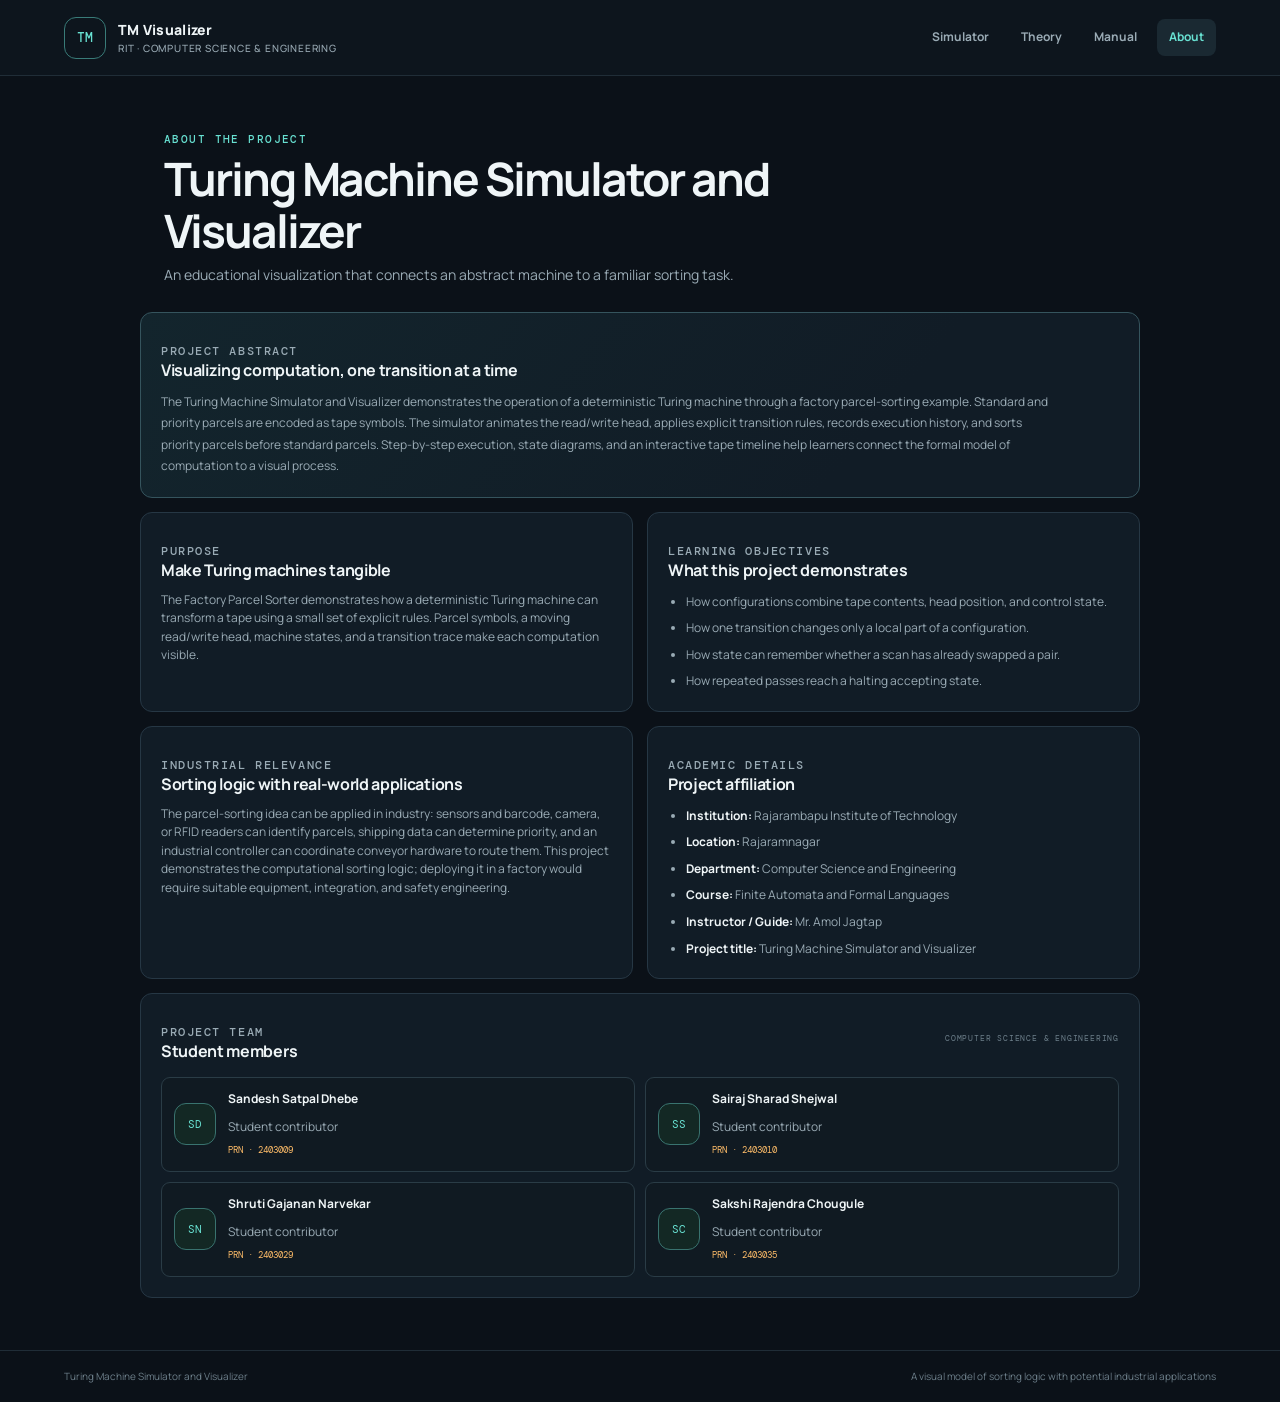
<file: about.html>
<!doctype html>
<html lang="en">
<head>
  <meta charset="utf-8">
  <meta name="viewport" content="width=device-width, initial-scale=1">
  <meta name="description" content="Academic project details and team for the Turing Machine Simulator and Visualizer.">
  <title>About | Turing Machine Simulator and Visualizer</title>
  <link rel="stylesheet" href="style.css">
</head>
<body>
  <header class="site-header">
    <a class="brand" href="index.html"><span class="brand-mark">TM</span><span>TM Visualizer<small>RIT · COMPUTER SCIENCE &amp; ENGINEERING</small></span></a>
    <nav aria-label="Main navigation"><a href="index.html">Simulator</a><a href="theory.html">Theory</a><a href="manual.html">Manual</a><a class="active" href="about.html">About</a></nav>
  </header>
  <main class="page-shell content-shell">
    <section class="hero"><div><p class="eyebrow">ABOUT THE PROJECT</p><h1>Turing Machine Simulator and Visualizer</h1><p class="hero-copy">An educational visualization that connects an abstract machine to a familiar sorting task.</p></div></section>
    <div class="content-grid">
      <section class="panel project-abstract"><p class="eyebrow">PROJECT ABSTRACT</p><h2>Visualizing computation, one transition at a time</h2><p>The Turing Machine Simulator and Visualizer demonstrates the operation of a deterministic Turing machine through a factory parcel-sorting example. Standard and priority parcels are encoded as tape symbols. The simulator animates the read/write head, applies explicit transition rules, records execution history, and sorts priority parcels before standard parcels. Step-by-step execution, state diagrams, and an interactive tape timeline help learners connect the formal model of computation to a visual process.</p></section>
      <section class="panel"><p class="eyebrow">PURPOSE</p><h2>Make Turing machines tangible</h2><p>The Factory Parcel Sorter demonstrates how a deterministic Turing machine can transform a tape using a small set of explicit rules. Parcel symbols, a moving read/write head, machine states, and a transition trace make each computation visible.</p></section>
      <section class="panel"><p class="eyebrow">LEARNING OBJECTIVES</p><h2>What this project demonstrates</h2><ul class="simple-list">
        <li>How configurations combine tape contents, head position, and control state.</li><li>How one transition changes only a local part of a configuration.</li><li>How state can remember whether a scan has already swapped a pair.</li><li>How repeated passes reach a halting accepting state.</li>
      </ul></section>
      <section class="panel"><p class="eyebrow">INDUSTRIAL RELEVANCE</p><h2>Sorting logic with real-world applications</h2><p>The parcel-sorting idea can be applied in industry: sensors and barcode, camera, or RFID readers can identify parcels, shipping data can determine priority, and an industrial controller can coordinate conveyor hardware to route them. This project demonstrates the computational sorting logic; deploying it in a factory would require suitable equipment, integration, and safety engineering.</p></section>
      <section class="panel"><p class="eyebrow">ACADEMIC DETAILS</p><h2>Project affiliation</h2><ul class="simple-list">
        <li><strong>Institution:</strong> Rajarambapu Institute of Technology</li>
        <li><strong>Location:</strong> Rajaramnagar</li>
        <li><strong>Department:</strong> Computer Science and Engineering</li>
        <li><strong>Course:</strong> Finite Automata and Formal Languages</li>
        <li><strong>Instructor / Guide:</strong> Mr. Amol Jagtap</li>
        <li><strong>Project title:</strong> Turing Machine Simulator and Visualizer</li>
      </ul></section>
      <section class="panel team-panel"><div class="team-heading"><div><p class="eyebrow">PROJECT TEAM</p><h2>Student members</h2></div><span>COMPUTER SCIENCE &amp; ENGINEERING</span></div><div class="team-grid">
        <article class="team-card"><span class="team-avatar">SD</span><div><h3>Sandesh Satpal Dhebe</h3><p>Student contributor</p><span class="team-prn">PRN · 2403009</span></div></article>
        <article class="team-card"><span class="team-avatar">SS</span><div><h3>Sairaj Sharad Shejwal</h3><p>Student contributor</p><span class="team-prn">PRN · 2403010</span></div></article>
        <article class="team-card"><span class="team-avatar">SN</span><div><h3>Shruti Gajanan Narvekar</h3><p>Student contributor</p><span class="team-prn">PRN · 2403029</span></div></article>
        <article class="team-card"><span class="team-avatar">SC</span><div><h3>Sakshi Rajendra Chougule</h3><p>Student contributor</p><span class="team-prn">PRN · 2403035</span></div></article>
      </div></section>
    </div>
  </main>
  <footer class="site-footer"><span>Turing Machine Simulator and Visualizer</span><span>A visual model of sorting logic with potential industrial applications</span></footer>
</body>
</html>
</file>
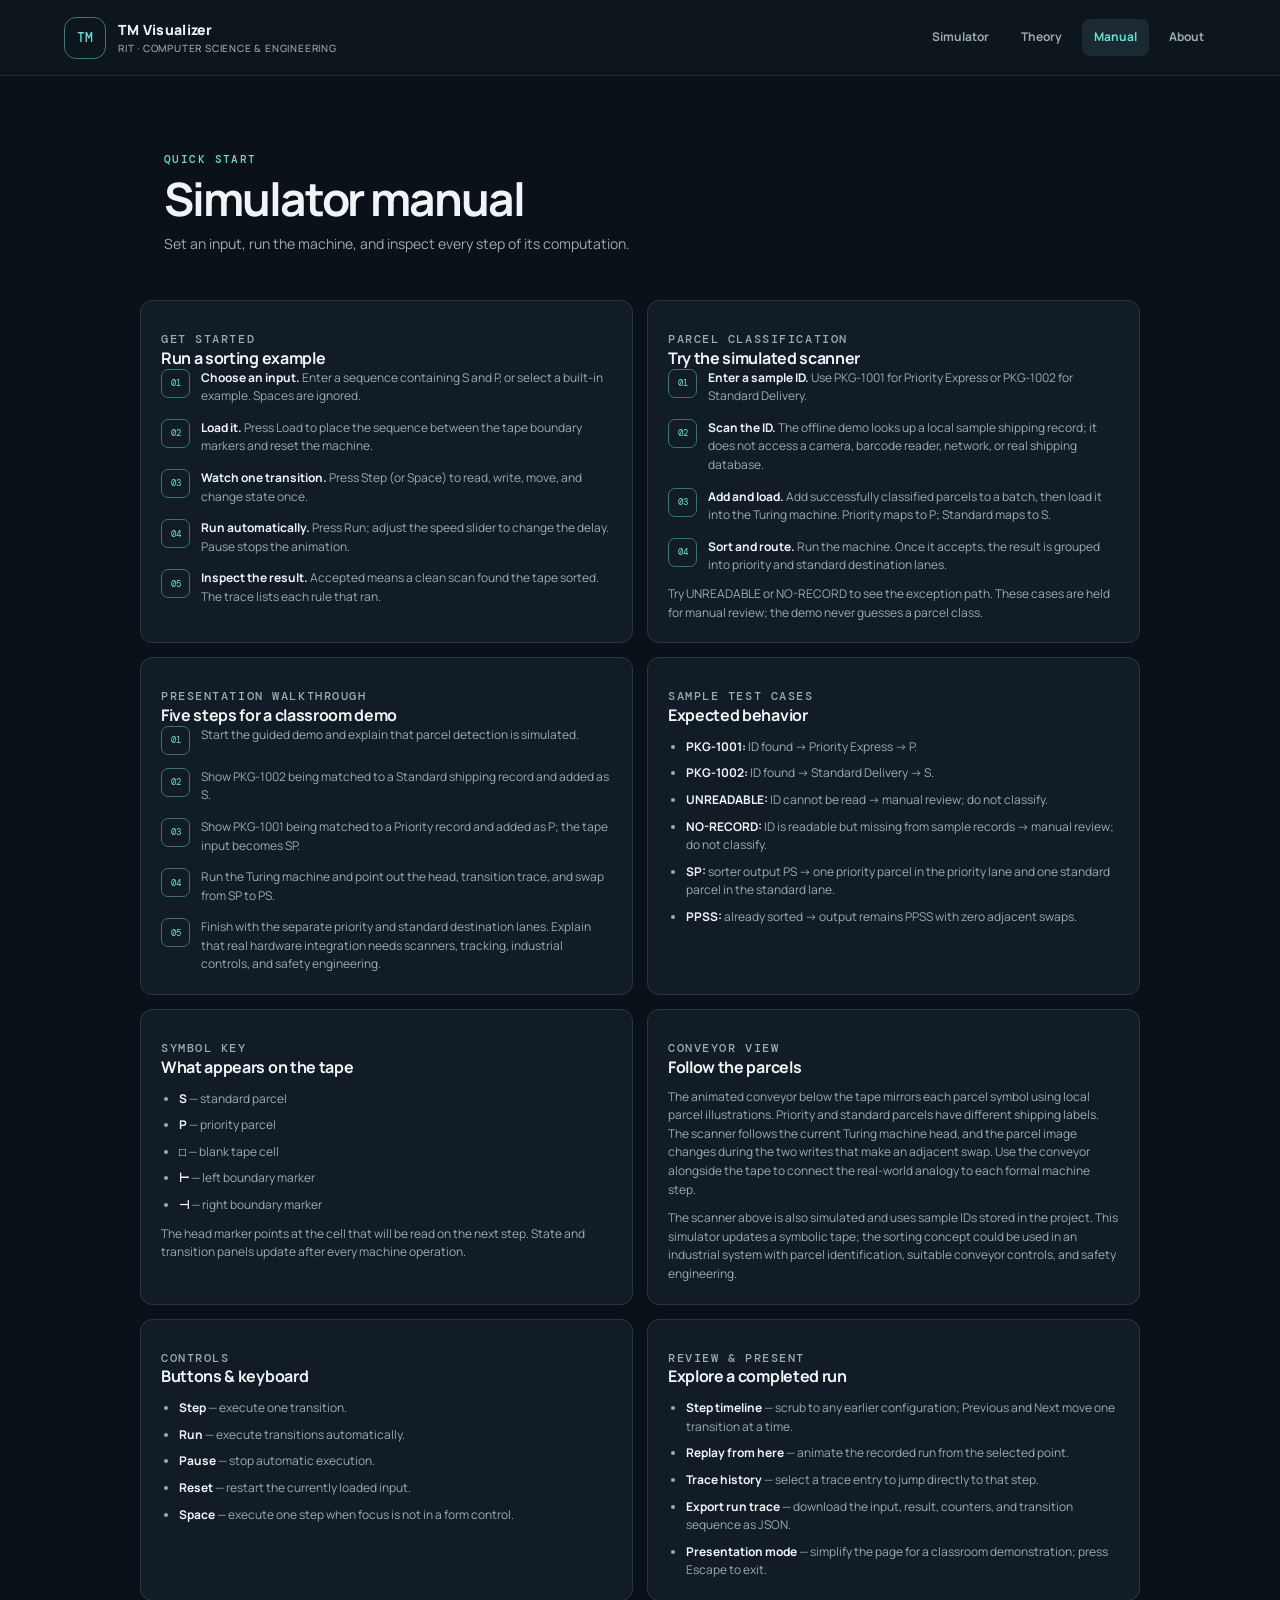
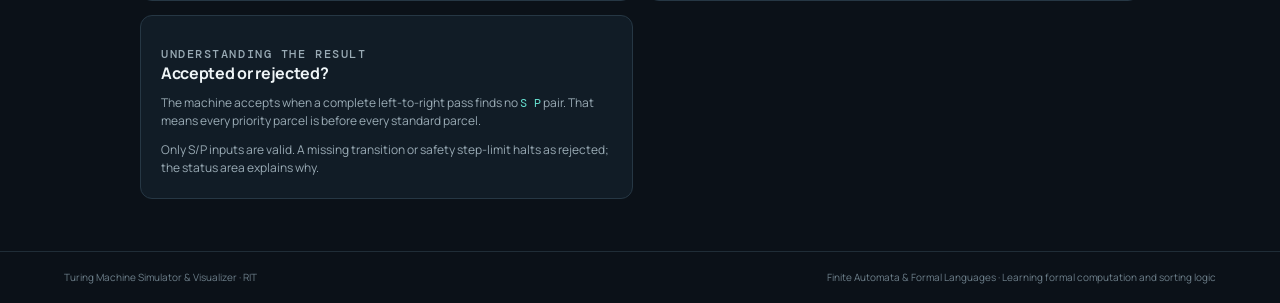
<file: manual.html>
<!doctype html>
<html lang="en">
<head>
  <meta charset="utf-8">
  <meta name="viewport" content="width=device-width, initial-scale=1">
  <meta name="description" content="Instructions for using the Turing Machine Simulator and Visualizer.">
  <title>Manual | Turing Machine Simulator &amp; Visualizer</title>
  <link rel="stylesheet" href="style.css">
</head>
<body>
  <header class="site-header">
    <a class="brand" href="index.html"><span class="brand-mark">TM</span><span>TM Visualizer<small>RIT · COMPUTER SCIENCE &amp; ENGINEERING</small></span></a>
    <nav aria-label="Main navigation"><a href="index.html">Simulator</a><a href="theory.html">Theory</a><a class="active" href="manual.html">Manual</a><a href="about.html">About</a></nav>
  </header>
  <main class="page-shell content-shell">
    <section class="hero"><div><p class="eyebrow">QUICK START</p><h1>Simulator manual</h1><p class="hero-copy">Set an input, run the machine, and inspect every step of its computation.</p></div></section>
    <div class="content-grid">
      <section class="panel"><p class="eyebrow">GET STARTED</p><h2>Run a sorting example</h2><ol class="step-list">
        <li><span><strong>Choose an input.</strong> Enter a sequence containing S and P, or select a built-in example. Spaces are ignored.</span></li>
        <li><span><strong>Load it.</strong> Press Load to place the sequence between the tape boundary markers and reset the machine.</span></li>
        <li><span><strong>Watch one transition.</strong> Press Step (or Space) to read, write, move, and change state once.</span></li>
        <li><span><strong>Run automatically.</strong> Press Run; adjust the speed slider to change the delay. Pause stops the animation.</span></li>
        <li><span><strong>Inspect the result.</strong> Accepted means a clean scan found the tape sorted. The trace lists each rule that ran.</span></li>
      </ol></section>
      <section class="panel"><p class="eyebrow">PARCEL CLASSIFICATION</p><h2>Try the simulated scanner</h2><ol class="step-list">
        <li><span><strong>Enter a sample ID.</strong> Use PKG-1001 for Priority Express or PKG-1002 for Standard Delivery.</span></li>
        <li><span><strong>Scan the ID.</strong> The offline demo looks up a local sample shipping record; it does not access a camera, barcode reader, network, or real shipping database.</span></li>
        <li><span><strong>Add and load.</strong> Add successfully classified parcels to a batch, then load it into the Turing machine. Priority maps to P; Standard maps to S.</span></li>
        <li><span><strong>Sort and route.</strong> Run the machine. Once it accepts, the result is grouped into priority and standard destination lanes.</span></li>
      </ol><p>Try UNREADABLE or NO-RECORD to see the exception path. These cases are held for manual review; the demo never guesses a parcel class.</p></section>
      <section class="panel"><p class="eyebrow">PRESENTATION WALKTHROUGH</p><h2>Five steps for a classroom demo</h2><ol class="step-list">
        <li><span>Start the guided demo and explain that parcel detection is simulated.</span></li>
        <li><span>Show PKG-1002 being matched to a Standard shipping record and added as S.</span></li>
        <li><span>Show PKG-1001 being matched to a Priority record and added as P; the tape input becomes SP.</span></li>
        <li><span>Run the Turing machine and point out the head, transition trace, and swap from SP to PS.</span></li>
        <li><span>Finish with the separate priority and standard destination lanes. Explain that real hardware integration needs scanners, tracking, industrial controls, and safety engineering.</span></li>
      </ol></section>
      <section class="panel"><p class="eyebrow">SAMPLE TEST CASES</p><h2>Expected behavior</h2><ul class="simple-list">
        <li><strong>PKG-1001:</strong> ID found → Priority Express → P.</li>
        <li><strong>PKG-1002:</strong> ID found → Standard Delivery → S.</li>
        <li><strong>UNREADABLE:</strong> ID cannot be read → manual review; do not classify.</li>
        <li><strong>NO-RECORD:</strong> ID is readable but missing from sample records → manual review; do not classify.</li>
        <li><strong>SP:</strong> sorter output PS → one priority parcel in the priority lane and one standard parcel in the standard lane.</li>
        <li><strong>PPSS:</strong> already sorted → output remains PPSS with zero adjacent swaps.</li>
      </ul></section>
      <section class="panel"><p class="eyebrow">SYMBOL KEY</p><h2>What appears on the tape</h2><ul class="simple-list">
        <li><strong>S</strong> — standard parcel</li><li><strong>P</strong> — priority parcel</li><li><strong>□</strong> — blank tape cell</li><li><strong>⊢</strong> — left boundary marker</li><li><strong>⊣</strong> — right boundary marker</li>
      </ul><p>The head marker points at the cell that will be read on the next step. State and transition panels update after every machine operation.</p></section>
      <section class="panel"><p class="eyebrow">CONVEYOR VIEW</p><h2>Follow the parcels</h2><p>The animated conveyor below the tape mirrors each parcel symbol using local parcel illustrations. Priority and standard parcels have different shipping labels. The scanner follows the current Turing machine head, and the parcel image changes during the two writes that make an adjacent swap. Use the conveyor alongside the tape to connect the real-world analogy to each formal machine step.</p><p>The scanner above is also simulated and uses sample IDs stored in the project. This simulator updates a symbolic tape; the sorting concept could be used in an industrial system with parcel identification, suitable conveyor controls, and safety engineering.</p></section>
      <section class="panel"><p class="eyebrow">CONTROLS</p><h2>Buttons &amp; keyboard</h2><ul class="simple-list">
        <li><strong>Step</strong> — execute one transition.</li><li><strong>Run</strong> — execute transitions automatically.</li><li><strong>Pause</strong> — stop automatic execution.</li><li><strong>Reset</strong> — restart the currently loaded input.</li><li><strong>Space</strong> — execute one step when focus is not in a form control.</li>
      </ul></section>
      <section class="panel"><p class="eyebrow">REVIEW &amp; PRESENT</p><h2>Explore a completed run</h2><ul class="simple-list">
        <li><strong>Step timeline</strong> — scrub to any earlier configuration; Previous and Next move one transition at a time.</li><li><strong>Replay from here</strong> — animate the recorded run from the selected point.</li><li><strong>Trace history</strong> — select a trace entry to jump directly to that step.</li><li><strong>Export run trace</strong> — download the input, result, counters, and transition sequence as JSON.</li><li><strong>Presentation mode</strong> — simplify the page for a classroom demonstration; press Escape to exit.</li>
      </ul></section>
      <section class="panel"><p class="eyebrow">UNDERSTANDING THE RESULT</p><h2>Accepted or rejected?</h2><p>The machine accepts when a complete left-to-right pass finds no <span class="inline-code">S P</span> pair. That means every priority parcel is before every standard parcel.</p><p>Only S/P inputs are valid. A missing transition or safety step-limit halts as rejected; the status area explains why.</p></section>
    </div>
  </main>
  <footer class="site-footer"><span>Turing Machine Simulator &amp; Visualizer · RIT</span><span>Finite Automata &amp; Formal Languages · Learning formal computation and sorting logic</span></footer>
</body>
</html>
</file>
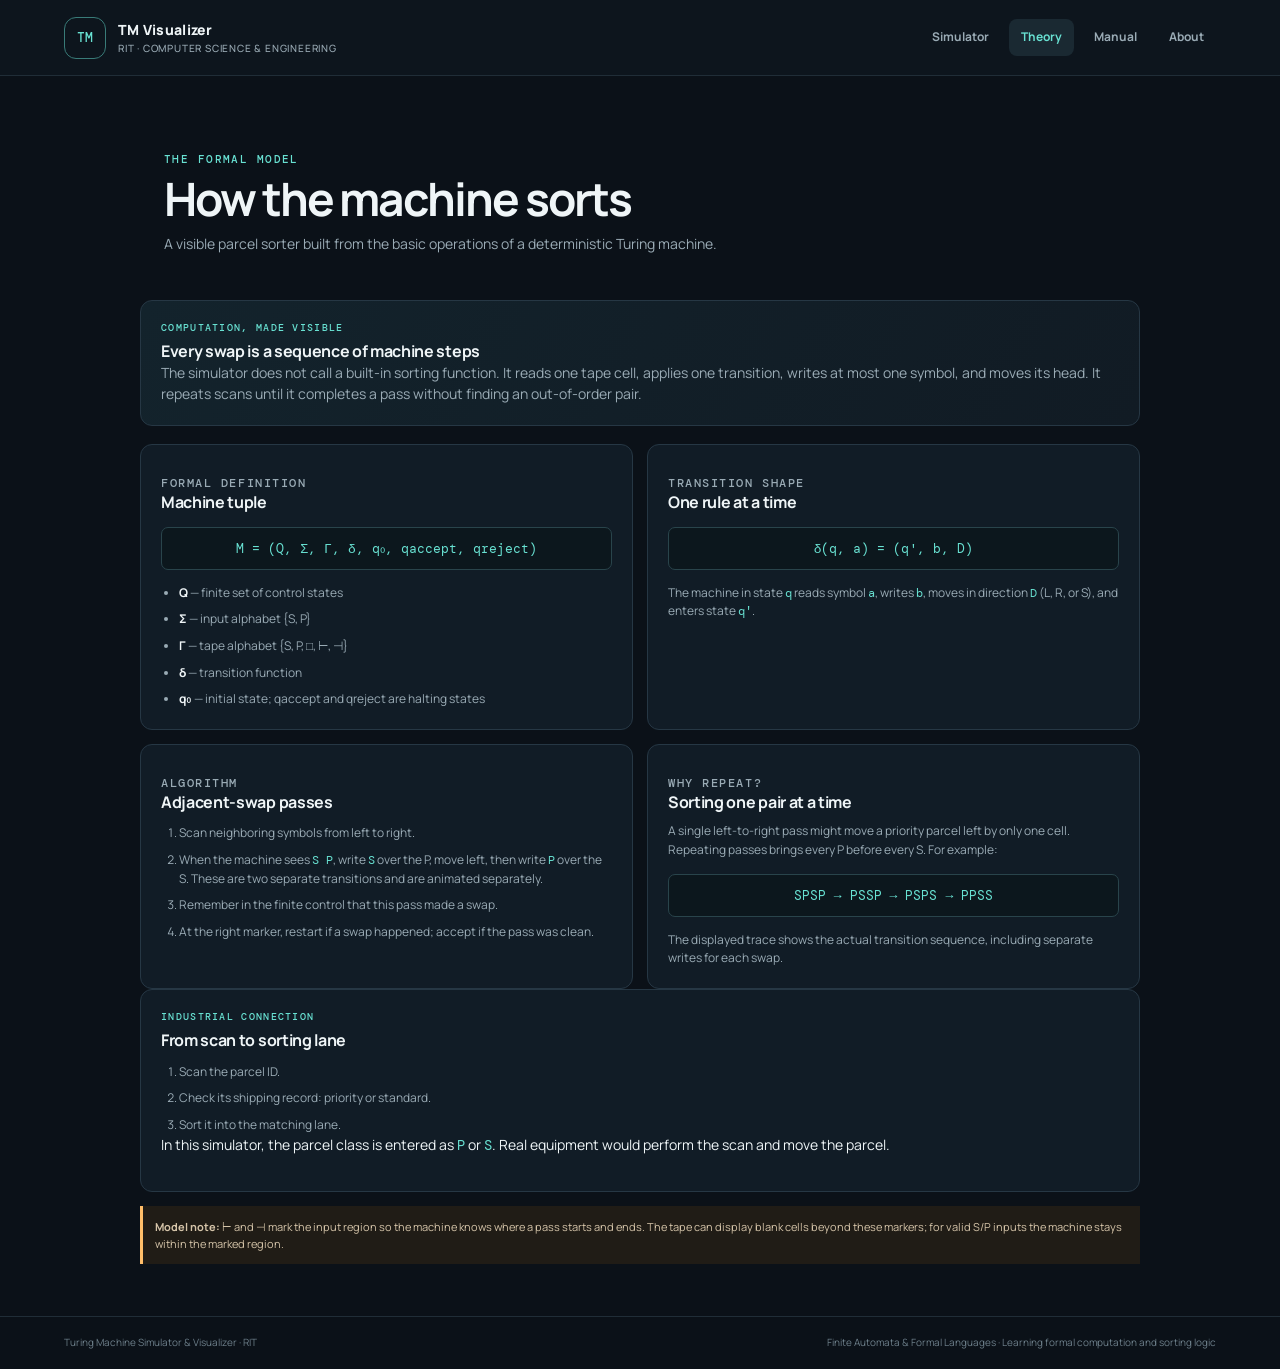
<file: theory.html>
<!doctype html>
<html lang="en">
<head>
  <meta charset="utf-8">
  <meta name="viewport" content="width=device-width, initial-scale=1">
  <meta name="description" content="Learn how the Factory Parcel Sorter represents a sorting algorithm as a Turing machine.">
  <title>Theory | Turing Machine Simulator &amp; Visualizer</title>
  <link rel="stylesheet" href="style.css">
</head>
<body>
  <header class="site-header">
    <a class="brand" href="index.html"><span class="brand-mark">TM</span><span>TM Visualizer<small>RIT · COMPUTER SCIENCE &amp; ENGINEERING</small></span></a>
    <nav aria-label="Main navigation"><a href="index.html">Simulator</a><a class="active" href="theory.html">Theory</a><a href="manual.html">Manual</a><a href="about.html">About</a></nav>
  </header>
  <main class="page-shell content-shell">
    <section class="hero"><div><p class="eyebrow">THE FORMAL MODEL</p><h1>How the machine sorts</h1><p class="hero-copy">A visible parcel sorter built from the basic operations of a deterministic Turing machine.</p></div></section>
    <section class="content-hero">
      <p class="eyebrow">COMPUTATION, MADE VISIBLE</p>
      <h2>Every swap is a sequence of machine steps</h2>
      <p>The simulator does not call a built-in sorting function. It reads one tape cell, applies one transition, writes at most one symbol, and moves its head. It repeats scans until it completes a pass without finding an out-of-order pair.</p>
    </section>
    <div class="content-grid">
      <section class="panel"><p class="eyebrow">FORMAL DEFINITION</p><h2>Machine tuple</h2><div class="formula">M = (Q, Σ, Γ, δ, q₀, qaccept, qreject)</div><ul class="simple-list">
        <li><strong>Q</strong> — finite set of control states</li><li><strong>Σ</strong> — input alphabet {S, P}</li><li><strong>Γ</strong> — tape alphabet {S, P, □, ⊢, ⊣}</li><li><strong>δ</strong> — transition function</li><li><strong>q₀</strong> — initial state; qaccept and qreject are halting states</li>
      </ul></section>
      <section class="panel"><p class="eyebrow">TRANSITION SHAPE</p><h2>One rule at a time</h2><div class="formula">δ(q, a) = (q′, b, D)</div><p>The machine in state <span class="inline-code">q</span> reads symbol <span class="inline-code">a</span>, writes <span class="inline-code">b</span>, moves in direction <span class="inline-code">D</span> (L, R, or S), and enters state <span class="inline-code">q′</span>.</p></section>
      <section class="panel"><p class="eyebrow">ALGORITHM</p><h2>Adjacent-swap passes</h2><ol class="simple-list">
        <li>Scan neighboring symbols from left to right.</li><li>When the machine sees <span class="inline-code">S P</span>, write <span class="inline-code">S</span> over the P, move left, then write <span class="inline-code">P</span> over the S. These are two separate transitions and are animated separately.</li><li>Remember in the finite control that this pass made a swap.</li><li>At the right marker, restart if a swap happened; accept if the pass was clean.</li>
      </ol></section>
      <section class="panel"><p class="eyebrow">WHY REPEAT?</p><h2>Sorting one pair at a time</h2><p>A single left-to-right pass might move a priority parcel left by only one cell. Repeating passes brings every P before every S. For example:</p><div class="formula">SPSP → PSSP → PSPS → PPSS</div><p>The displayed trace shows the actual transition sequence, including separate writes for each swap.</p></section>
    </div>
    <section class="panel"><p class="eyebrow">INDUSTRIAL CONNECTION</p><h2>From scan to sorting lane</h2><ol class="simple-list">
      <li>Scan the parcel ID.</li><li>Check its shipping record: priority or standard.</li><li>Sort it into the matching lane.</li>
    </ol><p>In this simulator, the parcel class is entered as <span class="inline-code">P</span> or <span class="inline-code">S</span>. Real equipment would perform the scan and move the parcel.</p></section>
    <aside class="notice"><strong>Model note:</strong> ⊢ and ⊣ mark the input region so the machine knows where a pass starts and ends. The tape can display blank cells beyond these markers; for valid S/P inputs the machine stays within the marked region.</aside>
  </main>
  <footer class="site-footer"><span>Turing Machine Simulator &amp; Visualizer · RIT</span><span>Finite Automata &amp; Formal Languages · Learning formal computation and sorting logic</span></footer>
</body>
</html>
</file>
<file: style.css>
@import url('https://fonts.googleapis.com/css2?family=DM+Mono:wght@400;500&family=Manrope:wght@400;500;600;700;800&display=swap');

:root {
  color-scheme: dark;
  --bg: #0b1118;
  --surface: #111c26;
  --surface-raised: #162430;
  --border: #263744;
  --text: #eff5f7;
  --muted: #9aabb5;
  --subtle: #6d7f8a;
  --cyan: #68e1d2;
  --green: #a8e6a1;
  --orange: #ffbd69;
  --red: #ff817a;
  --mono: 'DM Mono', Consolas, monospace;
  --sans: 'Manrope', 'Segoe UI', sans-serif;
}

* { box-sizing: border-box; }
body { margin: 0; min-width: 320px; background: var(--bg); color: var(--text); font: 14px/1.55 var(--sans); }
button, input, select { font: inherit; }
button, select { cursor: pointer; }
a { color: inherit; text-decoration: none; }
.site-header { min-height: 76px; padding: 0 max(5vw, calc((100vw - 1420px) / 2)); display: flex; align-items: center; justify-content: space-between; gap: 28px; border-bottom: 1px solid #202d37; background: #0d151d; }
.brand { display: flex; align-items: center; gap: 12px; font-size: 14px; font-weight: 800; letter-spacing: .02em; }
.brand small { display: block; color: var(--muted); font-size: 10px; font-weight: 500; letter-spacing: .08em; }
.brand-mark { display: grid; width: 42px; height: 42px; place-items: center; border: 1px solid #397b78; border-radius: 12px; color: var(--cyan); font: 500 13px var(--mono); }
.site-header nav { display: flex; align-items: center; gap: 8px; }
.site-header nav a { padding: 9px 12px; border-radius: 8px; color: var(--muted); font-size: 12px; font-weight: 700; }
.site-header nav a:hover, .site-header nav a.active { background: #1a2932; color: var(--cyan); }
.page-shell { width: min(1420px, 90%); margin: 0 auto; padding: 44px 0 52px; }
.hero { min-height: 180px; display: flex; align-items: center; justify-content: space-between; padding: 12px 24px 26px; }
.eyebrow { margin: 0 0 6px; color: var(--cyan); font: 500 10px/1.4 var(--mono); letter-spacing: .13em; }
h1, h2, p { margin-top: 0; }
h1 { margin-bottom: 8px; font-size: clamp(30px, 4vw, 46px); line-height: 1.12; letter-spacing: -.045em; }
h2 { margin: 0; font-size: 16px; line-height: 1.3; letter-spacing: -.02em; }
.hero-copy { max-width: 680px; margin: 0; color: var(--muted); font-size: 14px; }
.hero-machine { position: relative; display: grid; width: 190px; height: 94px; place-items: center; margin-right: 9%; border: 1px solid #38505b; border-radius: 16px 16px 10px 10px; background: linear-gradient(145deg,#172832,#101a21); box-shadow: 0 18px 44px #03070980; }
.hero-machine:before { position: absolute; right: 18px; bottom: -19px; left: 18px; height: 17px; border: 1px solid #344a53; border-radius: 50%; background: repeating-linear-gradient(90deg,#101a22 0 14px,#243640 14px 20px); content: ''; }
.hero-lamp { position: absolute; top: 17px; width: 14px; height: 14px; border: 4px solid #194441; border-radius: 50%; background: var(--cyan); box-shadow: 0 0 16px #68e1d299; }
.hero-beam { position: absolute; top: 43px; width: 2px; height: 30px; background: linear-gradient(var(--cyan),transparent); }
.hero-machine-label { position: absolute; right: 8px; bottom: 8px; left: 8px; color: #879ba4; font: 8px var(--mono); letter-spacing: .07em; text-align: center; }
.status-grid { display: grid; grid-template-columns: repeat(4,1fr); gap: 12px; margin-bottom: 16px; }
.status-card, .panel { border: 1px solid var(--border); border-radius: 12px; background: var(--surface); }
.status-card { min-height: 80px; padding: 14px 17px; }
.status-label { display: block; margin-bottom: 5px; color: var(--subtle); font: 500 9px var(--mono); letter-spacing: .12em; }
.status-card strong { font-size: 14px; }
.result-idle { color: var(--orange); }
.result-running { color: var(--cyan); }
.result-accepted { color: var(--green); }
.result-rejected { color: var(--red); }
.simulator-grid { display: grid; grid-template-columns: minmax(0,1.7fr) minmax(310px,1fr); gap: 16px; align-items: start; }
.panel { padding: 20px; }
.main-panel { min-height: 534px; }
.panel-heading { display: flex; align-items: center; justify-content: space-between; gap: 16px; margin-bottom: 10px; }
.panel-heading.compact { margin-bottom: 16px; }
.section-note { margin: 8px 0 0; color: var(--muted); font-size: 11px; }
.legend { display: flex; align-items: center; gap: 6px; color: var(--muted); font-size: 10px; white-space: nowrap; }
.legend i { width: 8px; height: 8px; margin-left: 6px; border-radius: 50%; }
.legend-priority { background: var(--orange); }
.legend-standard { background: var(--green); }
.conveyor-frame { position: relative; display: flex; min-height: 210px; align-items: center; margin: 48px 0 2px; padding: 0 14px; overflow-x: auto; overflow-y: hidden; border: 1px solid #293c47; border-radius: 14px; background: radial-gradient(ellipse at 50% 60%,#192a34,#101a22 72%); }
.tape { position: relative; z-index: 1; display: flex; flex: 0 0 auto; align-items: center; gap: 8px; min-width: 100%; padding: 45px 8px 36px; }
.tape-cell { position: relative; display: grid; flex: 0 0 64px; height: 72px; place-items: center; border: 1px solid #344752; border-radius: 9px; background: #17242d; color: #dce5e9; font: 500 20px var(--mono); transition: transform .22s ease, background .22s ease, border-color .22s ease, box-shadow .22s ease; }
.tape-cell.parcel-cell { box-shadow: inset 0 -5px #ffffff0b; }
.tape-cell.symbol-P { border-color: #88663d; background: linear-gradient(150deg,#3a2b1d,#251e17); color: var(--orange); }
.tape-cell.symbol-S { border-color: #476d49; background: linear-gradient(150deg,#223524,#1a271d); color: var(--green); }
.tape-cell.marker-cell { flex-basis: 54px; height: 58px; border-style: dashed; color: #81949d; font-size: 15px; }
.tape-cell.blank-cell { flex-basis: 46px; height: 52px; color: #52656f; font-size: 15px; }
.tape-cell.head-active { z-index: 2; transform: translateY(-5px); border-color: var(--cyan); box-shadow: 0 0 0 2px #68e1d233, 0 8px 25px #68e1d21c; }
.tape-cell.just-written { animation: writeFlash .5s ease; }
.cell-index { position: absolute; right: 0; bottom: -21px; left: 0; color: #637681; font: 9px var(--mono); text-align: center; }
.parcel-glyph { position: absolute; top: 5px; right: 7px; color: #d5e0e3; font-size: 8px; opacity: .58; }
.scanner { position: absolute; z-index: 3; top: -45px; left: 50%; display: flex; width: 72px; align-items: center; flex-direction: column; color: var(--cyan); transform: translateX(-50%); pointer-events: none; }
.scanner span { font-size: 26px; line-height: 1; filter: drop-shadow(0 0 6px #68e1d280); }
.scanner small { margin-top: -2px; padding: 2px 6px; border: 1px solid #39706d; border-radius: 4px; background: #10201f; font: 8px var(--mono); letter-spacing: .09em; }
.belt { position: absolute; right: 0; bottom: 9px; left: 0; display: flex; height: 18px; justify-content: space-around; overflow: hidden; border-top: 1px solid #334852; border-bottom: 1px solid #334852; background: #111c24; }
.belt i { width: 18px; height: 18px; border: 1px solid #2f444e; border-radius: 50%; background: #14212a; }
.tape-caption { display: flex; justify-content: space-between; gap: 12px; color: var(--subtle); font: 10px var(--mono); }
#readout { color: var(--cyan); }
.factory-conveyor { margin-top: 17px; padding: 15px; overflow: hidden; border: 1px solid #2a414a; border-radius: 10px; background: linear-gradient(145deg,#14232b,#101a21 75%); }
.factory-conveyor-heading { display: flex; align-items: center; justify-content: space-between; gap: 12px; }
.factory-conveyor-heading h3 { margin: 0; font-size: 13px; }
.conveyor-explainer { max-width: 760px; margin: 6px 0 0; color: var(--muted); font-size: 10px; }
.conveyor-explainer strong { color: var(--cyan); font-family: var(--mono); }
.conveyor-state { display: inline-flex; align-items: center; gap: 6px; padding: 5px 8px; border: 1px solid #725a32; border-radius: 20px; background: #2b2419; color: var(--orange); font: 8px var(--mono); letter-spacing: .08em; white-space: nowrap; }
.conveyor-state i { width: 6px; height: 6px; border-radius: 50%; background: currentColor; }
.conveyor-state.conveyor-active { border-color: #39736f; background: #132824; color: var(--cyan); }
.conveyor-state.conveyor-active i { animation: scannerBlink .55s ease-in-out infinite alternate; }
.conveyor-state.conveyor-complete { border-color: #476d49; background: #1a2c1d; color: var(--green); }
.conveyor-state.conveyor-error { border-color: #75403d; background: #301e1e; color: var(--red); }
.factory-viewport { position: relative; min-height: 157px; margin-top: 11px; overflow-x: auto; overflow-y: hidden; border: 1px solid #304650; border-radius: 9px; background: radial-gradient(ellipse at 50% 42%,#1a2d35,#0d171e 80%); scrollbar-color: #40545e #111b22; scrollbar-width: thin; }
.factory-track { position: relative; z-index: 1; display: flex; width: max-content; min-width: 100%; min-height: 136px; align-items: flex-end; gap: 13px; padding: 48px 16px 29px; }
.factory-boundary { position: relative; display: grid; width: 44px; height: 42px; flex: 0 0 44px; align-self: center; place-items: center; border: 1px dashed #425761; border-radius: 6px; color: #80929a; font: 8px var(--mono); letter-spacing: .05em; }
.factory-parcel { position: relative; display: flex; width: 108px; height: 101px; flex: 0 0 108px; align-items: center; flex-direction: column; justify-content: center; transition: filter .2s, transform .24s; }
.factory-parcel.head-target { z-index: 3; filter: brightness(1.12) drop-shadow(0 0 9px #68e1d255); }
.factory-parcel-image { display: block; width: 100%; height: 100%; object-fit: contain; transition: filter .2s, transform .25s; }
.factory-parcel-code { position: absolute; top: 43px; left: 50%; display: grid; width: 22px; height: 22px; place-items: center; border: 1px solid #f5eee0a8; border-radius: 50%; background: #17242de8; color: #eff5f7; font: 600 11px var(--mono); transform: translateX(-50%); }
.factory-parcel-name { position: absolute; right: 0; bottom: 2px; left: 0; color: #c6d1d5; font: 7px var(--mono); letter-spacing: .07em; text-align: center; text-shadow: 0 1px 3px #080d11; }
.factory-parcel.symbol-P .factory-parcel-name { color: #ffd9a6; }
.factory-parcel > small { position: absolute; bottom: -22px; color: #6e818a; font: 8px var(--mono); }
.factory-scanner { position: absolute; z-index: 4; top: -46px; left: 50%; display: flex; width: 70px; align-items: center; flex-direction: column; transform: translateX(-50%); pointer-events: none; }
.factory-scanner:before { width: 38px; height: 10px; border: 1px solid #4e7275; border-radius: 5px 5px 2px 2px; background: linear-gradient(#35545b,#1a2e36); box-shadow: 0 3px 9px #05090c88; content: ''; }
.scanner-light { position: absolute; top: 4px; z-index: 1; width: 7px; height: 4px; border-radius: 4px; background: var(--cyan); box-shadow: 0 0 8px var(--cyan); }
.scanner-beam { width: 2px; height: 20px; background: linear-gradient(var(--cyan),#68e1d200); }
.factory-scanner small { padding: 2px 5px; border: 1px solid #39706d; border-radius: 4px; background: #10201f; color: var(--cyan); font: 7px var(--mono); letter-spacing: .05em; white-space: nowrap; }
.factory-rollers { position: absolute; right: 0; bottom: 5px; left: 0; display: flex; height: 14px; justify-content: space-around; overflow: hidden; border-top: 1px solid #435b64; border-bottom: 1px solid #435b64; background: #111d24; }
.factory-rollers i { width: 13px; height: 13px; flex: 0 0 13px; border: 1px solid #48606a; border-radius: 50%; background: radial-gradient(circle at 35% 30%,#3a515b,#18262e 68%); }
.factory-caption { display: flex; justify-content: space-between; gap: 10px; margin-top: 8px; color: var(--subtle); font-size: 9px; }
.factory-caption > span:first-child { display: flex; align-items: center; gap: 5px; white-space: nowrap; }
.factory-caption i { width: 7px; height: 7px; margin-left: 5px; border-radius: 50%; }
.factory-caption > span:last-child { text-align: right; }
.machine-running .factory-rollers i { animation: beltRoll .65s linear infinite; }
.machine-running .factory-rollers i:nth-child(even) { animation-delay: -.32s; }
.factory-parcel.factory-swap-standard { animation: parcelWriteStandard .55s ease; }
.factory-parcel.factory-swap-priority { animation: parcelWritePriority .55s ease; }
@keyframes scannerBlink { to { opacity: .45; box-shadow: 0 0 2px currentColor; } }
.transition-box { display: flex; align-items: center; gap: 13px; margin-top: 23px; padding: 13px; border: 1px solid #2a414a; border-radius: 9px; background: #101a22; }
.transition-icon { display: grid; width: 38px; height: 38px; flex: 0 0 38px; place-items: center; border: 1px solid #35736f; border-radius: 8px; color: var(--cyan); font: 19px var(--mono); }
.transition-box strong, .transition-box small { display: block; }
.transition-box strong { font: 12px var(--mono); }
.transition-box small { margin-top: 3px; color: var(--muted); font-size: 10px; }
.control-row { display: flex; flex-wrap: wrap; gap: 8px; margin-top: 16px; }
.button { min-height: 38px; padding: 0 13px; border: 1px solid var(--border); border-radius: 7px; font-size: 11px; font-weight: 800; transition: filter .15s, transform .15s; }
.button:hover:not(:disabled) { filter: brightness(1.13); transform: translateY(-1px); }
.button:disabled { cursor: not-allowed; opacity: .45; }
.button-primary { border-color: #5ccabe; background: var(--cyan); color: #10201f; }
.button-secondary { background: #1c2b35; color: var(--text); }
.button-quiet { background: transparent; color: var(--muted); }
kbd { margin-left: 6px; padding: 2px 4px; border-radius: 3px; background: #173f3b; font: 9px var(--mono); }
.speed-control { display: flex; align-items: center; gap: 12px; margin-top: 16px; color: var(--muted); font-size: 10px; }
.speed-control input { flex: 1; accent-color: var(--cyan); }
.speed-control output { min-width: 78px; color: #c3d0d5; font: 9px var(--mono); text-align: right; }
.side-stack { display: grid; gap: 14px; }
.field-label { display: block; margin-bottom: 6px; color: #c8d4d9; font-size: 10px; font-weight: 700; }
.input-row { display: flex; gap: 7px; }
.input-row input, select { min-width: 0; min-height: 38px; padding: 0 10px; border: 1px solid #334752; border-radius: 7px; outline: none; background: #0d171f; color: var(--text); font: 12px var(--mono); }
.input-row input { flex: 1; text-transform: uppercase; }
.input-row input:focus, select:focus { border-color: var(--cyan); box-shadow: 0 0 0 2px #68e1d21c; }
.helper-text { margin: 7px 0 0; color: var(--subtle); font-size: 9px; }
.error-message { min-height: 0; margin: 4px 0 0; color: var(--red); font-size: 10px; }
.error-message:not(:empty) { min-height: 16px; }
.example-label { margin-top: 12px; }
select { width: 100%; font: 11px var(--sans); }
.state-list { display: grid; gap: 5px; margin: 0; padding: 0; list-style: none; }
.state-list li { display: flex; align-items: center; gap: 10px; padding: 6px 8px; border: 1px solid transparent; border-radius: 7px; opacity: .7; transition: .18s; }
.state-list li.active { border-color: #39736f; background: #132824; opacity: 1; }
.state-list li > span { display: grid; width: 30px; height: 28px; flex: 0 0 30px; place-items: center; border: 1px solid #344852; border-radius: 6px; color: var(--cyan); font: 10px var(--mono); }
.state-list strong, .state-list small { display: block; }
.state-list strong { font-size: 10px; }
.state-list small { color: var(--subtle); font-size: 9px; }
.rule-example { display: flex; align-items: center; gap: 7px; padding: 13px 0 4px; }
.parcel { display: grid; width: 30px; height: 32px; place-items: center; border: 1px solid; border-radius: 6px; font: 13px var(--mono); }
.standard-parcel { border-color: #476d49; background: #223524; color: var(--green); }
.priority-parcel { border-color: #88663d; background: #3a2b1d; color: var(--orange); }
.rule-example b { color: var(--muted); font-size: 9px; font-weight: 500; }
.rule-arrow { margin: 0 3px; color: var(--cyan); font-size: 17px; }
.trace-panel { margin-top: 16px; }
.trace-count { color: var(--subtle); font: 10px var(--mono); }
.trace-list { display: grid; max-height: 230px; gap: 5px; overflow-y: auto; margin: 0; padding: 0 3px 0 25px; }
.trace-list li { padding: 7px 8px; border-radius: 5px; color: #c5d1d6; font: 10px/1.6 var(--mono); }
.trace-list li:nth-child(odd):not(.trace-empty) { background: #0e1820; }
.trace-list li::marker { color: #67818d; }
.trace-empty { color: var(--subtle) !important; font-family: var(--sans) !important; }
.explanation-strip { display: grid; grid-template-columns: repeat(4,1fr); gap: 12px; margin-top: 16px; }
.explanation-strip > div { display: flex; align-items: flex-start; gap: 10px; padding: 13px; border: 1px solid #22323d; border-radius: 9px; background: #0f1921; }
.explanation-icon { color: var(--cyan); font: 10px var(--mono); }
.explanation-strip p { margin: 0; color: var(--muted); font-size: 10px; }
.explanation-strip strong { color: var(--text); }
.site-footer { display: flex; justify-content: space-between; gap: 16px; padding: 18px 5%; border-top: 1px solid #202d37; color: var(--subtle); font-size: 10px; }
@keyframes writeFlash { 0% { box-shadow: 0 0 0 0 #68e1d200; } 45% { box-shadow: 0 0 0 5px #68e1d244; } 100% { box-shadow: 0 0 0 0 #68e1d200; } }

.content-shell { max-width: 1000px; }
.content-hero { margin-bottom: 18px; padding: 20px; border: 1px solid var(--border); border-radius: 12px; background: linear-gradient(120deg,#13232c,#111b24); }
.content-hero p:last-child { margin-bottom: 0; color: var(--muted); }
.content-grid { display: grid; grid-template-columns: repeat(2,1fr); gap: 14px; }
.content-grid .panel p { margin: 10px 0 0; color: var(--muted); font-size: 12px; }
.content-grid code, .inline-code { color: var(--cyan); font-family: var(--mono); }
.formula { margin: 14px 0; padding: 12px; border: 1px solid #29444b; border-radius: 7px; background: #0c171d; color: var(--cyan); font: 13px var(--mono); text-align: center; }
.simple-list { display: grid; gap: 8px; margin: 12px 0 0; padding-left: 18px; color: var(--muted); font-size: 12px; }
.simple-list strong { color: var(--text); }
.table-wrap { margin-top: 14px; overflow-x: auto; }
.transition-table { width: 100%; border-collapse: collapse; font: 11px var(--mono); text-align: left; }
.transition-table th, .transition-table td { padding: 9px; border-bottom: 1px solid var(--border); }
.transition-table th { color: var(--cyan); font-weight: 500; }
.transition-table td { color: #d5e0e4; }
.notice { margin-top: 14px; padding: 12px; border-left: 3px solid var(--orange); background: #201c16; color: #d5c4a9; font-size: 11px; }
.step-list { display: grid; gap: 13px; margin: 0; padding: 0; list-style: none; counter-reset: steps; }
.step-list li { display: grid; grid-template-columns: 30px 1fr; gap: 10px; counter-increment: steps; color: var(--muted); font-size: 12px; }
.step-list li:before { display: grid; width: 27px; height: 27px; place-items: center; border: 1px solid #39736f; border-radius: 7px; color: var(--cyan); content: counter(steps, decimal-leading-zero); font: 9px var(--mono); }
.step-list strong { color: var(--text); }

@media (max-width: 960px) {
  .simulator-grid { grid-template-columns: minmax(0,1.35fr) minmax(285px,1fr); }
  .hero-machine { margin-right: 2%; }
}
@media (max-width: 760px) {
  .site-header { flex-wrap: wrap; padding: 12px 5%; gap: 8px; }
  .site-header nav { width: 100%; justify-content: space-between; overflow-x: auto; }
  .site-header nav a { padding: 8px; font-size: 10px; }
  .page-shell { width: 92%; padding-top: 24px; }
  .hero { min-height: 145px; padding: 10px 5px 18px; }
  .hero-machine { display: none; }
  .status-grid { grid-template-columns: repeat(2,1fr); gap: 8px; }
  .status-card { min-height: 70px; padding: 11px; }
  .simulator-grid { grid-template-columns: 1fr; }
  .main-panel { min-height: unset; }
  .explanation-strip { grid-template-columns: repeat(2,1fr); }
  .site-footer { flex-direction: column; }
}
@media (max-width: 480px) {
  .panel { padding: 15px; }
  .panel-heading { align-items: flex-start; flex-direction: column; }
  .panel-heading.compact { flex-direction: row; }
  .legend { font-size: 9px; }
  .conveyor-frame { min-height: 180px; margin-top: 38px; padding-right: 8px; padding-left: 8px; }
  .tape-cell { flex-basis: 54px; height: 64px; }
  .tape-cell.marker-cell { flex-basis: 46px; }
  .tape-cell.blank-cell { flex-basis: 38px; }
  .scanner { width: 64px; }
  .control-row .button { flex: 1; }
  .speed-control { flex-wrap: wrap; }
  .speed-control input { order: 3; flex-basis: 100%; }
  .content-grid { grid-template-columns: 1fr; }
}

.title-accent { color: var(--cyan); }
.hero .eyebrow { font-size: 11px; }
.hero h1 { max-width: 760px; }
.status-card { position: relative; overflow: hidden; }
.status-card:after { position: absolute; right: -14px; bottom: -27px; width: 70px; height: 70px; border: 1px solid #29434b; border-radius: 50%; content: ''; }
.status-card:nth-child(1) { border-top-color: #428f88; }
.status-card:nth-child(2) { border-top-color: #527d9a; }
.status-card:nth-child(3) { border-top-color: #987643; }
.status-card:nth-child(4) { border-top-color: #548553; }
.diagram-panel { margin-top: 16px; }
.diagram-live { display: inline-flex; align-items: center; gap: 7px; color: var(--muted); font: 9px var(--mono); letter-spacing: .08em; white-space: nowrap; }
.diagram-live i { width: 7px; height: 7px; border-radius: 50%; background: var(--cyan); box-shadow: 0 0 9px #68e1d2aa; }
.diagram-scroll { margin-top: 16px; overflow-x: auto; border: 1px solid #253944; border-radius: 10px; background: radial-gradient(ellipse at 50% 40%,#172832,#0e171e 80%); }
.state-diagram { display: block; width: 100%; min-width: 730px; height: auto; }
.diagram-edge { fill: none; stroke: #536975; stroke-width: 1.5; marker-end: url(#diagramArrow); }
.diagram-edge.active { stroke: var(--cyan); stroke-width: 3; marker-end: url(#diagramArrowActive); filter: drop-shadow(0 0 5px #68e1d288); animation: edgePulse .8s ease-in-out infinite alternate; }
.edge-label { fill: #8ea2ab; font: 10px var(--mono); text-anchor: middle; }
.diagram-node rect { fill: #16242d; stroke: #405560; stroke-width: 1.5; transition: fill .2s ease, stroke .2s ease, filter .2s ease; }
.diagram-node.active rect { fill: #173b38; stroke: var(--cyan); stroke-width: 2; filter: drop-shadow(0 0 8px #68e1d233); }
.diagram-node.accepted rect { fill: #1b3523; stroke: var(--green); }
.diagram-node.rejected rect { fill: #3a2021; stroke: var(--red); }
.node-code { fill: var(--text); font: 500 15px var(--mono); text-anchor: middle; }
.node-name { fill: #93a8b1; font: 8px var(--mono); letter-spacing: .08em; text-anchor: middle; }
.diagram-node.active .node-code, .diagram-node.active .node-name { fill: var(--cyan); }
.transition-rules { margin-top: 12px; border: 1px solid #2a3c46; border-radius: 8px; background: #101a21; }
.transition-rules summary { display: flex; align-items: center; justify-content: space-between; min-height: 43px; padding: 0 12px; color: #d5e0e4; font-size: 11px; font-weight: 700; cursor: pointer; }
.transition-rules summary::marker { color: var(--cyan); }
.rule-count { color: var(--subtle); font: 9px var(--mono); }
.transition-rules .table-wrap { max-height: 310px; margin: 0; overflow: auto; border-top: 1px solid var(--border); }
.transition-table th { position: sticky; top: 0; background: #14212a; }
.transition-table tr.current-rule td { background: #193632; color: var(--cyan); }
.transition-table tr.current-rule td:first-child { border-left: 2px solid var(--cyan); }
.trace-panel { position: relative; overflow: hidden; }
.trace-panel:before { position: absolute; top: 0; bottom: 0; left: 0; width: 2px; background: linear-gradient(transparent,var(--cyan),transparent); opacity: .65; content: ''; }
.trace-list li[data-history-index] { cursor: pointer; transition: background .15s, color .15s; }
.trace-list li[data-history-index]:hover, .trace-list li[data-history-index]:focus-visible { background: #183632 !important; color: var(--cyan); outline: none; }
.simulator-grid > *, .side-stack, .panel, .content-grid > * { min-width: 0; }
.conveyor-frame, .diagram-scroll { max-width: 100%; min-width: 0; }
.section-note { overflow-wrap: anywhere; }
.button:focus-visible, a:focus-visible, summary:focus-visible, input:focus-visible, select:focus-visible { outline: 2px solid var(--cyan); outline-offset: 3px; }
@media (prefers-reduced-motion: reduce) {
  *, *::before, *::after { scroll-behavior: auto !important; animation-duration: .01ms !important; animation-iteration-count: 1 !important; transition-duration: .01ms !important; }
}

.hero-actions { display: flex; flex-wrap: wrap; gap: 8px; margin-top: 18px; }
.hero-actions .button { min-height: 34px; font-size: 10px; }
.sorting-progress { margin-top: 16px; padding: 11px 12px 9px; border: 1px solid #2a3e48; border-radius: 9px; background: #101a22; }
.progress-summary { display: flex; flex-wrap: wrap; align-items: center; gap: 18px; }
.progress-summary > span:not(.progress-verdict) { display: grid; gap: 1px; }
.progress-summary small, .example-summary small { color: var(--subtle); font: 8px var(--mono); letter-spacing: .09em; }
.progress-summary strong, .example-summary strong { color: #e5eef0; font: 12px var(--mono); }
.progress-verdict { margin-left: auto; color: var(--cyan); font-size: 10px; text-align: right; }
.progress-track { height: 3px; margin-top: 9px; overflow: hidden; border-radius: 4px; background: #263843; }
.progress-track span { display: block; height: 100%; border-radius: inherit; background: linear-gradient(90deg,#42968c,var(--cyan)); transition: width .2s ease; }
.example-summary { display: flex; justify-content: space-between; gap: 8px; margin-top: 12px; padding: 9px 10px; border: 1px solid #2a3b44; border-radius: 7px; background: #101a22; }
.example-summary > span { display: grid; gap: 2px; }
.example-summary > span:last-child { text-align: right; }
.timeline-panel { margin-top: 16px; }
.timeline-controls { display: flex; align-items: center; gap: 10px; }
.timeline-controls input { flex: 1; min-width: 80px; accent-color: var(--cyan); }
.timeline-controls .button { white-space: nowrap; }
.timeline-help { margin: 8px 0 0; color: var(--subtle); font-size: 10px; }
.tape-cell.swap-write-standard { animation: parcelWriteStandard .55s ease; }
.tape-cell.swap-write-priority { animation: parcelWritePriority .55s ease; }
.machine-running .belt i { animation: beltRoll .65s linear infinite; }
.machine-running .belt i:nth-child(even) { animation-delay: -.32s; }
@keyframes edgePulse { from { opacity: .68; } to { opacity: 1; } }
@keyframes parcelWriteStandard { 0% { transform: translateX(0) scale(1); } 45% { transform: translateX(7px) scale(.94); box-shadow: 0 0 0 4px #a8e6a144; } 100% { transform: translateX(0) scale(1); } }
@keyframes parcelWritePriority { 0% { transform: translateX(0) scale(1); } 45% { transform: translateX(-7px) scale(.94); box-shadow: 0 0 0 4px #ffbd6944; } 100% { transform: translateX(0) scale(1); } }
@keyframes beltRoll { to { transform: rotate(360deg); } }
.presentation-mode .site-header nav, .presentation-mode .hero-machine,
.presentation-mode .machine-panel, .presentation-mode .rule-panel,
.presentation-mode .explanation-strip { display: none; }
.presentation-mode .site-header { justify-content: flex-start; }
.presentation-mode .hero { min-height: 135px; }
.presentation-mode .simulator-grid { grid-template-columns: minmax(0,2fr) minmax(270px,.8fr); }
.presentation-mode .main-panel { min-height: 580px; }
.presentation-mode .tape-cell { flex-basis: 76px; height: 82px; font-size: 24px; }
.presentation-mode .conveyor-frame { min-height: 245px; }
.presentation-mode .timeline-panel { border-color: #39736f; }
.project-abstract { grid-column: 1 / -1; border-color: #35545d; background: linear-gradient(130deg,#13252d,#111c26 72%); }
.project-abstract p:last-child { max-width: 900px; line-height: 1.8; }
.team-panel { grid-column: 1 / -1; }
.team-heading { display: flex; align-items: center; justify-content: space-between; gap: 12px; margin-bottom: 15px; }
.team-heading > span { color: var(--subtle); font: 8px var(--mono); letter-spacing: .1em; }
.team-grid { display: grid; grid-template-columns: repeat(2,minmax(0,1fr)); gap: 10px; }
.team-card { display: flex; align-items: center; gap: 12px; min-width: 0; padding: 12px; border: 1px solid #2a3c46; border-radius: 9px; background: #101a22; }
.team-avatar { display: grid; width: 42px; height: 42px; flex: 0 0 42px; place-items: center; border: 1px solid #39736f; border-radius: 12px; background: #132824; color: var(--cyan); font: 11px var(--mono); }
.team-card h3 { margin: 0; font-size: 12px; }
.team-card p { margin: 2px 0 5px; color: var(--muted); font-size: 9px; }
.team-prn { color: var(--orange); font: 9px var(--mono); }

.workflow-panel { margin-bottom: 16px; border-color: #31505a; background: linear-gradient(145deg,#12212a,#111c26 68%); }
.simulation-badge { padding: 5px 8px; border: 1px solid #725a32; border-radius: 20px; background: #2b2419; color: var(--orange); font: 8px var(--mono); letter-spacing: .06em; text-align: center; }
.workflow-steps { display: grid; grid-template-columns: repeat(5,minmax(0,1fr)); gap: 8px; margin: 18px 0; padding: 0; list-style: none; }
.workflow-steps li { display: flex; min-height: 38px; align-items: center; gap: 8px; padding: 7px 10px; border: 1px solid #293d47; border-radius: 7px; background: #101a22; color: var(--subtle); font-size: 10px; font-weight: 700; }
.workflow-steps li span { color: #728790; font: 9px var(--mono); }
.workflow-steps li[data-status="active"] { border-color: #39736f; color: var(--cyan); }
.workflow-steps li[data-status="active"] span { color: var(--cyan); }
.workflow-steps li[data-status="complete"] { border-color: #476d49; color: var(--green); }
.workflow-steps li[data-status="complete"] span { color: var(--green); }
.workflow-grid { display: grid; grid-template-columns: repeat(2,minmax(0,1fr)); gap: 12px; }
.workflow-station { min-width: 0; padding: 16px; border: 1px solid #293d47; border-radius: 9px; background: #0f1920; }
.workflow-station h3, .guided-demo h3, .routing-result h3 { margin: 0; font-size: 13px; }
.workflow-station .section-note { margin-bottom: 12px; }
.workflow-station .field-label { display: block; margin: 12px 0 5px; color: #d7e2e5; font-size: 10px; font-weight: 700; }
.workflow-station .input-row { display: flex; gap: 7px; }
.workflow-station input { width: 100%; min-width: 0; height: 38px; padding: 0 10px; border: 1px solid #354a55; border-radius: 6px; background: #0b141b; color: var(--text); font: 11px var(--mono); }
.workflow-station .helper-text { margin: 7px 0; color: var(--subtle); font-size: 9px; }
.scan-result { min-height: 46px; margin: 10px 0; padding: 9px 10px; border: 1px solid #2c414a; border-radius: 7px; background: #111d24; color: var(--muted); font-size: 10px; }
.scan-result.scan-success { border-color: #476d49; background: #17251a; color: var(--green); }
.scan-result.scan-warning { border-color: #725a32; background: #292318; color: var(--orange); }
.workflow-station .button { margin-top: 3px; }
.batch-empty { padding: 11px 0; color: var(--subtle); font-size: 10px; }
.parcel-batch { display: grid; max-height: 184px; gap: 6px; margin: 8px 0; padding: 0; overflow-y: auto; list-style: none; }
.parcel-batch li { display: flex; min-height: 48px; align-items: center; gap: 9px; padding: 5px 8px; border: 1px solid #293d47; border-radius: 7px; background: #111d24; }
.parcel-batch img { width: 38px; height: 36px; object-fit: contain; }
.parcel-batch li > span:nth-child(2) { display: grid; flex: 1; gap: 2px; }
.parcel-batch strong { font: 10px var(--mono); }
.parcel-batch small { color: var(--muted); font-size: 9px; }
.parcel-batch .batch-position { color: var(--subtle); font: 9px var(--mono); }
.workflow-actions { display: flex; flex-wrap: wrap; gap: 7px; }
.workflow-actions .button { margin: 0; }
.guided-demo { display: flex; align-items: center; justify-content: space-between; gap: 18px; margin-top: 12px; padding: 14px 16px; border: 1px solid #31505a; border-radius: 9px; background: #13232b; }
.guided-demo > div { min-width: 0; }
.guided-demo .section-note { margin: 5px 0 0; }
.guided-demo .button { flex: 0 0 auto; }
.routing-result { margin-top: 12px; padding: 15px; border: 1px solid #476d49; border-radius: 9px; background: #121e18; }
.routing-lanes { display: grid; grid-template-columns: repeat(2,minmax(0,1fr)); gap: 10px; }
.routing-lane { min-width: 0; padding: 11px; border: 1px solid #33484a; border-radius: 8px; background: #0d1718; }
.routing-lane h4 { display: flex; align-items: center; justify-content: space-between; gap: 8px; margin: 0 0 8px; color: var(--text); font-size: 10px; }
.routing-lane h4 span { color: var(--muted); font: 8px var(--mono); }
.priority-lane h4 { color: var(--orange); }
.standard-lane h4 { color: var(--green); }
.routing-parcels { display: flex; min-height: 52px; flex-wrap: wrap; align-items: center; gap: 5px; }
.routing-parcel { display: grid; justify-items: center; gap: 1px; padding: 2px; }
.routing-parcel img { width: 42px; height: 38px; object-fit: contain; }
.routing-parcel small { max-width: 74px; overflow: hidden; color: var(--muted); font: 7px var(--mono); text-overflow: ellipsis; white-space: nowrap; }
.lane-empty { color: var(--subtle); font-size: 9px; }

@media (max-width: 760px) {
  .workflow-grid { grid-template-columns: 1fr; }
  .workflow-steps { gap: 5px; }
  .workflow-steps li { justify-content: center; gap: 5px; padding: 7px 4px; font-size: 9px; }
  .simulation-badge { max-width: 190px; }
  .guided-demo { align-items: flex-start; flex-direction: column; }
  .timeline-controls { flex-wrap: wrap; }
  .timeline-controls input { order: -1; flex-basis: 100%; }
  .timeline-controls .button { flex: 1; }
  .progress-summary { gap: 10px 14px; }
  .progress-verdict { flex-basis: 100%; margin-left: 0; text-align: left; }
  .presentation-mode .simulator-grid { grid-template-columns: 1fr; }
  .team-grid { grid-template-columns: 1fr; }
}
@media (max-width: 480px) {
  .workflow-panel { padding: 14px; }
  .workflow-panel > .panel-heading { align-items: flex-start; flex-direction: column; }
  .workflow-steps li { min-height: 48px; flex-direction: column; gap: 2px; font-size: 8px; }
  .workflow-station { padding: 12px; }
  .workflow-station .input-row { align-items: stretch; flex-direction: column; }
  .workflow-actions .button { flex: 1; }
  .routing-lanes { grid-template-columns: 1fr; }
  .hero-actions { align-items: stretch; }
  .hero-actions .button { flex: 1; }
  .diagram-live { white-space: normal; }
  .presentation-mode .tape-cell { flex-basis: 58px; height: 68px; font-size: 20px; }
  .factory-conveyor { padding: 11px; }
  .factory-parcel { width: 96px; height: 92px; flex-basis: 96px; }
  .factory-parcel-code { top: 39px; }
  .factory-conveyor-heading { align-items: flex-start; }
  .conveyor-state { font-size: 7px; }
  .factory-caption { flex-direction: column; }
  .factory-caption > span:last-child { text-align: left; }
}
</file>
